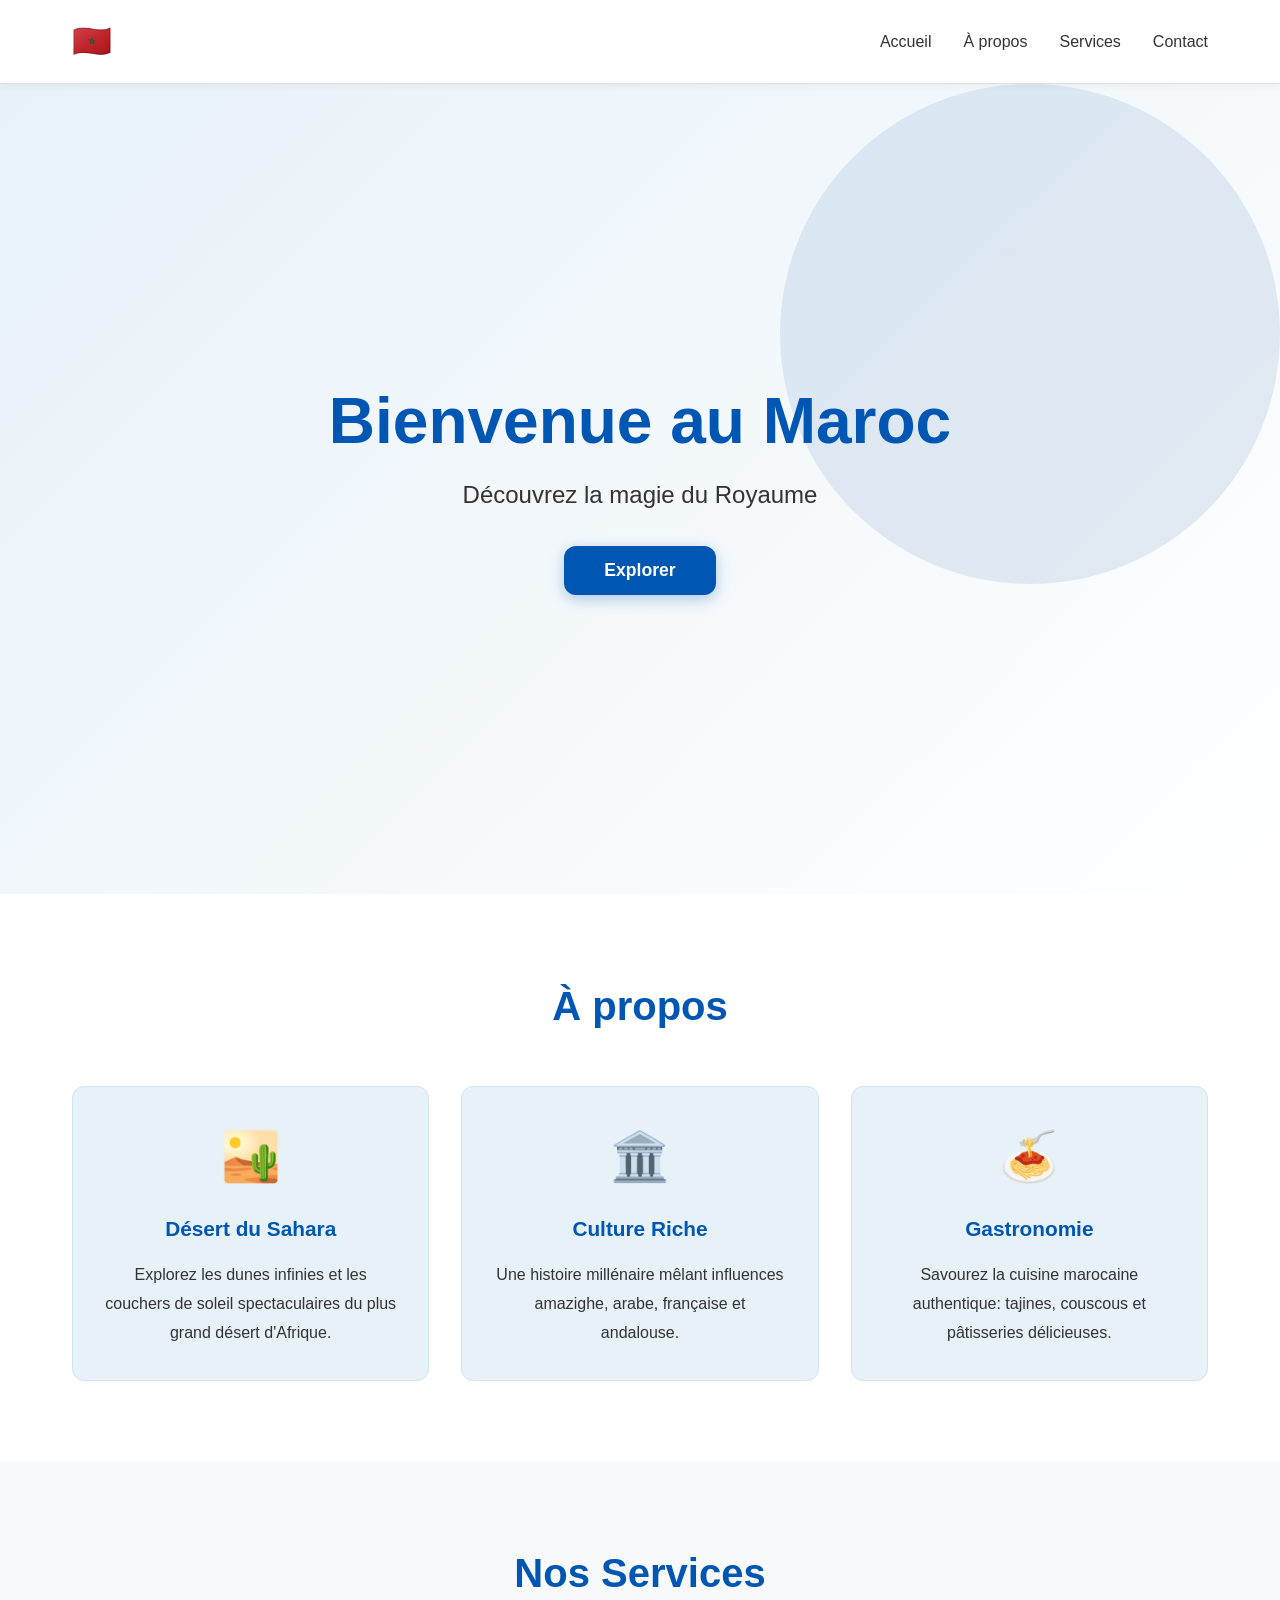
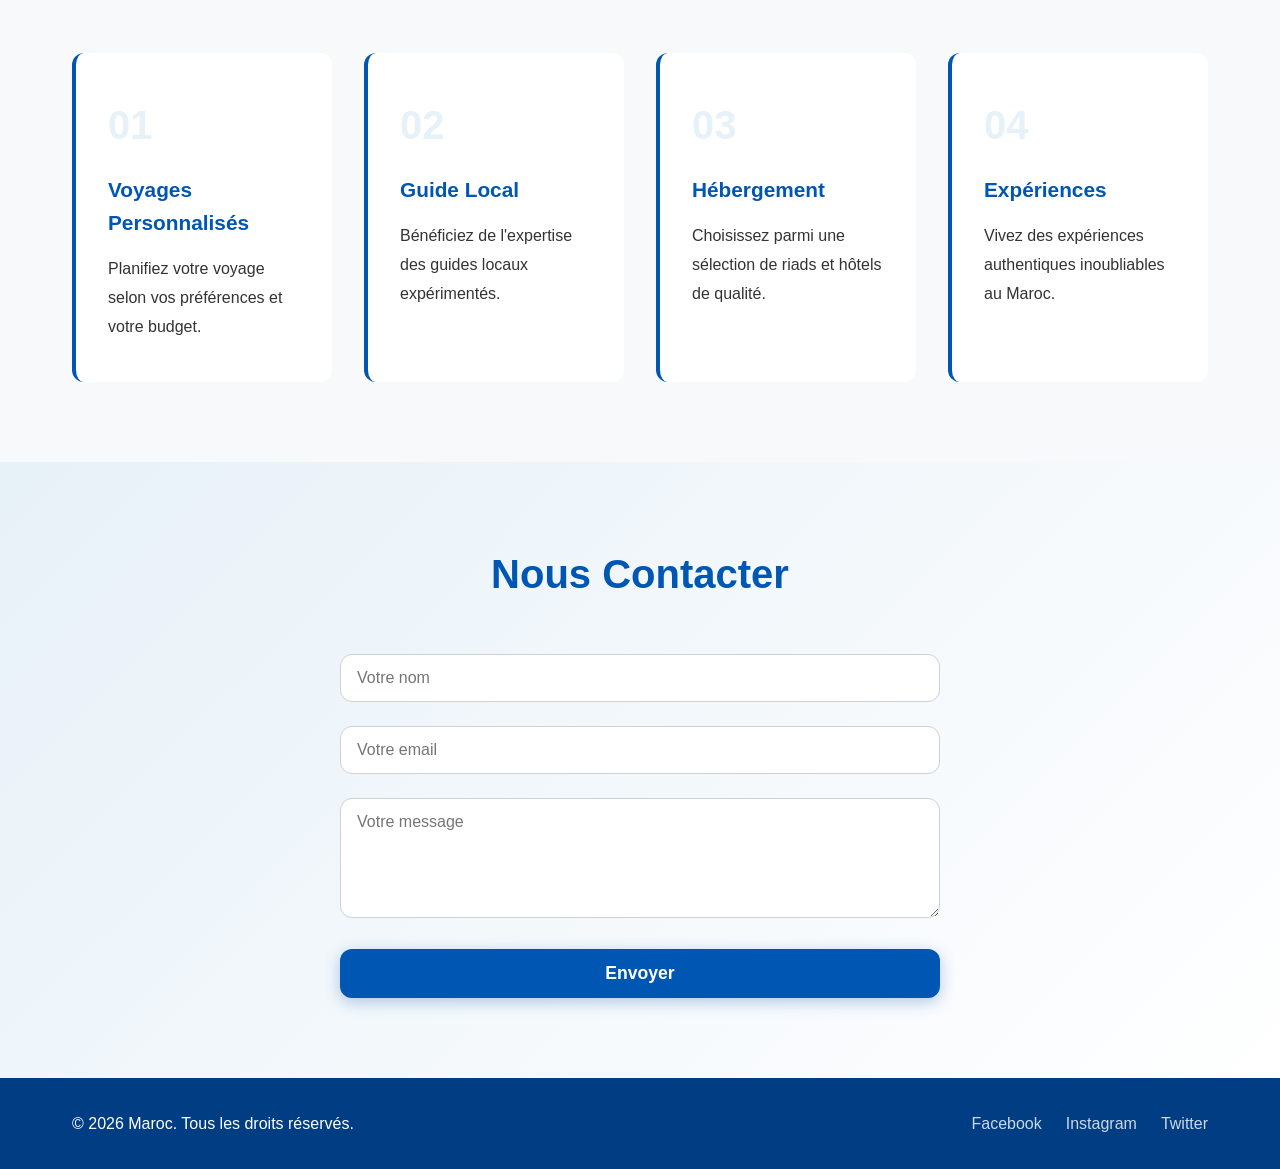
<file: index.html>
<!DOCTYPE html>
<html lang="fr">
<head>
    <meta charset="UTF-8">
    <meta name="viewport" content="width=device-width, initial-scale=1.0">
    <title>Maroc - Bienvenue</title>
    <link rel="stylesheet" href="style.css">
</head>
<body>
    <!-- Navigation -->
    <nav class="navbar">
        <div class="nav-container">
            <div class="logo">🇲🇦</div>
            <ul class="nav-menu">
                <li><a href="#accueil" class="nav-link">Accueil</a></li>
                <li><a href="#À propos" class="nav-link">À propos</a></li>
                <li><a href="#services" class="nav-link">Services</a></li>
                <li><a href="#contact" class="nav-link">Contact</a></li>
            </ul>
            <div class="hamburger">
                <span></span>
                <span></span>
                <span></span>
            </div>
        </div>
    </nav>

    <!-- Section Accueil -->
    <section id="accueil" class="hero">
        <div class="hero-content">
            <h1 class="hero-title">Bienvenue au Maroc</h1>
            <p class="hero-subtitle">Découvrez la magie du Royaume</p>
            <button class="cta-button">Explorer</button>
        </div>
        <div class="hero-background"></div>
    </section>

    <!-- Section À propos -->
    <section id="À propos" class="about">
        <div class="container">
            <h2>À propos</h2>
            <div class="about-grid">
                <div class="about-card">
                    <div class="card-icon">🏜️</div>
                    <h3>Désert du Sahara</h3>
                    <p>Explorez les dunes infinies et les couchers de soleil spectaculaires du plus grand désert d'Afrique.</p>
                </div>
                <div class="about-card">
                    <div class="card-icon">🏛️</div>
                    <h3>Culture Riche</h3>
                    <p>Une histoire millénaire mêlant influences amazighe, arabe, française et andalouse.</p>
                </div>
                <div class="about-card">
                    <div class="card-icon">🍝</div>
                    <h3>Gastronomie</h3>
                    <p>Savourez la cuisine marocaine authentique: tajines, couscous et pâtisseries délicieuses.</p>
                </div>
            </div>
        </div>
    </section>

    <!-- Section Services -->
    <section id="services" class="services">
        <div class="container">
            <h2>Nos Services</h2>
            <div class="services-grid">
                <div class="service-item">
                    <div class="service-number">01</div>
                    <h3>Voyages Personnalisés</h3>
                    <p>Planifiez votre voyage selon vos préférences et votre budget.</p>
                </div>
                <div class="service-item">
                    <div class="service-number">02</div>
                    <h3>Guide Local</h3>
                    <p>Bénéficiez de l'expertise des guides locaux expérimentés.</p>
                </div>
                <div class="service-item">
                    <div class="service-number">03</div>
                    <h3>Hébergement</h3>
                    <p>Choisissez parmi une sélection de riads et hôtels de qualité.</p>
                </div>
                <div class="service-item">
                    <div class="service-number">04</div>
                    <h3>Expériences</h3>
                    <p>Vivez des expériences authentiques inoubliables au Maroc.</p>
                </div>
            </div>
        </div>
    </section>

    <!-- Section Contact -->
    <section id="contact" class="contact">
        <div class="container">
            <h2>Nous Contacter</h2>
            <form class="contact-form" id="contactForm">
                <div class="form-group">
                    <input type="text" placeholder="Votre nom" required>
                </div>
                <div class="form-group">
                    <input type="email" placeholder="Votre email" required>
                </div>
                <div class="form-group">
                    <textarea placeholder="Votre message" rows="5" required></textarea>
                </div>
                <button type="submit" class="submit-button">Envoyer</button>
            </form>
            <p class="form-message" id="formMessage"></p>
        </div>
    </section>

    <!-- Footer -->
    <footer class="footer">
        <div class="container">
            <p>&copy; 2026 Maroc. Tous les droits réservés.</p>
            <div class="social-links">
                <a href="#" class="social-link">Facebook</a>
                <a href="#" class="social-link">Instagram</a>
                <a href="#" class="social-link">Twitter</a>
            </div>
        </div>
    </footer>

    <script src="script.js"></script>
</body>
</html>
</file>
<file: style.css>
:root {
    --primary-blue: #0056b3;
    --light-blue: #e7f1f8;
    --dark-blue: #003d82;
    --white: #ffffff;
    --gray: #f8f9fa;
    --dark-gray: #333333;
    --border-radius: 12px;
    --transition: all 0.3s ease;
}

* {
    margin: 0;
    padding: 0;
    box-sizing: border-box;
}

body {
    font-family: 'Segoe UI', Tahoma, Geneva, Verdana, sans-serif;
    color: var(--dark-gray);
    background-color: var(--white);
    line-height: 1.6;
}

html {
    scroll-behavior: smooth;
}

/* Navigation */
.navbar {
    position: sticky;
    top: 0;
    background: var(--white);
    border-bottom: 1px solid #e0e0e0;
    padding: 1rem 0;
    z-index: 1000;
    box-shadow: 0 2px 8px rgba(0, 0, 0, 0.05);
}

.nav-container {
    max-width: 1200px;
    margin: 0 auto;
    display: flex;
    justify-content: space-between;
    align-items: center;
    padding: 0 2rem;
}

.logo {
    font-size: 2rem;
    font-weight: bold;
    color: var(--primary-blue);
}

.nav-menu {
    display: flex;
    list-style: none;
    gap: 2rem;
}

.nav-link {
    text-decoration: none;
    color: var(--dark-gray);
    font-weight: 500;
    transition: var(--transition);
    position: relative;
}

.nav-link:hover {
    color: var(--primary-blue);
}

.nav-link::after {
    content: '';
    position: absolute;
    bottom: -5px;
    left: 0;
    width: 0;
    height: 2px;
    background: var(--primary-blue);
    transition: var(--transition);
}

.nav-link:hover::after {
    width: 100%;
}

.hamburger {
    display: none;
    flex-direction: column;
    gap: 6px;
    cursor: pointer;
}

.hamburger span {
    width: 25px;
    height: 3px;
    background: var(--primary-blue);
    border-radius: 2px;
    transition: var(--transition);
}

/* Hero Section */
.hero {
    min-height: 90vh;
    display: flex;
    align-items: center;
    justify-content: center;
    background: linear-gradient(135deg, var(--light-blue) 0%, var(--white) 100%);
    position: relative;
    overflow: hidden;
}

.hero-background {
    position: absolute;
    top: 0;
    right: 0;
    width: 500px;
    height: 500px;
    background: linear-gradient(135deg, var(--primary-blue), var(--dark-blue));
    border-radius: 50%;
    opacity: 0.1;
    animation: float 6s ease-in-out infinite;
}

@keyframes float {
    0%, 100% { transform: translateY(0px); }
    50% { transform: translateY(30px); }
}

.hero-content {
    text-align: center;
    z-index: 2;
    animation: fadeInUp 0.8s ease-out;
}

@keyframes fadeInUp {
    from {
        opacity: 0;
        transform: translateY(30px);
    }
    to {
        opacity: 1;
        transform: translateY(0);
    }
}

.hero-title {
    font-size: 4rem;
    font-weight: 700;
    color: var(--primary-blue);
    margin-bottom: 1rem;
    line-height: 1.2;
}

.hero-subtitle {
    font-size: 1.5rem;
    color: var(--dark-gray);
    margin-bottom: 2rem;
    font-weight: 300;
}

.cta-button {
    background: var(--primary-blue);
    color: var(--white);
    border: none;
    padding: 14px 40px;
    font-size: 1.1rem;
    border-radius: var(--border-radius);
    cursor: pointer;
    transition: var(--transition);
    font-weight: 600;
    box-shadow: 0 4px 15px rgba(0, 86, 179, 0.3);
}

.cta-button:hover {
    background: var(--dark-blue);
    transform: translateY(-3px);
    box-shadow: 0 6px 20px rgba(0, 86, 179, 0.4);
}

/* Container */
.container {
    max-width: 1200px;
    margin: 0 auto;
    padding: 0 2rem;
}

/* About Section */
.about {
    padding: 80px 0;
    background: var(--white);
}

.about h2,
.services h2,
.contact h2 {
    font-size: 2.5rem;
    color: var(--primary-blue);
    margin-bottom: 3rem;
    text-align: center;
    font-weight: 700;
}

.about-grid {
    display: grid;
    grid-template-columns: repeat(auto-fit, minmax(280px, 1fr));
    gap: 2rem;
}

.about-card {
    background: var(--light-blue);
    padding: 2rem;
    border-radius: var(--border-radius);
    text-align: center;
    transition: var(--transition);
    border: 1px solid #d0e4f7;
}

.about-card:hover {
    transform: translateY(-10px);
    box-shadow: 0 10px 30px rgba(0, 86, 179, 0.15);
    background: linear-gradient(135deg, var(--light-blue), var(--white));
}

.card-icon {
    font-size: 3rem;
    margin-bottom: 1rem;
}

.about-card h3 {
    color: var(--primary-blue);
    margin-bottom: 1rem;
    font-size: 1.3rem;
}

.about-card p {
    color: var(--dark-gray);
    line-height: 1.8;
}

/* Services Section */
.services {
    padding: 80px 0;
    background: var(--gray);
}

.services-grid {
    display: grid;
    grid-template-columns: repeat(auto-fit, minmax(250px, 1fr));
    gap: 2rem;
}

.service-item {
    background: var(--white);
    padding: 2.5rem 2rem;
    border-radius: var(--border-radius);
    border-left: 4px solid var(--primary-blue);
    transition: var(--transition);
}

.service-item:hover {
    box-shadow: 0 8px 25px rgba(0, 0, 0, 0.1);
    transform: translateX(5px);
}

.service-number {
    font-size: 2.5rem;
    font-weight: 700;
    color: var(--light-blue);
    margin-bottom: 1rem;
}

.service-item h3 {
    color: var(--primary-blue);
    margin-bottom: 1rem;
    font-size: 1.3rem;
}

.service-item p {
    color: var(--dark-gray);
    line-height: 1.8;
}

/* Contact Section */
.contact {
    padding: 80px 0;
    background: linear-gradient(135deg, var(--light-blue) 0%, var(--white) 100%);
}

.contact-form {
    max-width: 600px;
    margin: 3rem auto 0;
}

.form-group {
    margin-bottom: 1.5rem;
}

.contact-form input,
.contact-form textarea {
    width: 100%;
    padding: 14px 16px;
    border: 1px solid #d0d0d0;
    border-radius: var(--border-radius);
    font-family: inherit;
    font-size: 1rem;
    transition: var(--transition);
}

.contact-form input:focus,
.contact-form textarea:focus {
    outline: none;
    border-color: var(--primary-blue);
    box-shadow: 0 0 0 3px rgba(0, 86, 179, 0.1);
}

.submit-button {
    width: 100%;
    background: var(--primary-blue);
    color: var(--white);
    border: none;
    padding: 14px;
    border-radius: var(--border-radius);
    font-size: 1.1rem;
    font-weight: 600;
    cursor: pointer;
    transition: var(--transition);
    box-shadow: 0 4px 15px rgba(0, 86, 179, 0.3);
}

.submit-button:hover {
    background: var(--dark-blue);
    transform: translateY(-2px);
    box-shadow: 0 6px 20px rgba(0, 86, 179, 0.4);
}

.form-message {
    text-align: center;
    margin-top: 1rem;
    color: var(--primary-blue);
    font-weight: 600;
    display: none;
}

/* Footer */
.footer {
    background: var(--dark-blue);
    color: var(--white);
    padding: 2rem 0;
    text-align: center;
    border-top: 1px solid rgba(0, 61, 130, 0.5);
}

.footer .container {
    display: flex;
    justify-content: space-between;
    align-items: center;
    flex-wrap: wrap;
    gap: 2rem;
}

.footer p {
    margin: 0;
}

.social-links {
    display: flex;
    gap: 1.5rem;
}

.social-link {
    color: var(--white);
    text-decoration: none;
    transition: var(--transition);
    opacity: 0.8;
}

.social-link:hover {
    opacity: 1;
}

/* Responsive Design */
@media (max-width: 768px) {
    .hamburger {
        display: flex;
    }

    .nav-menu {
        display: none;
    }

    .hero-title {
        font-size: 2.5rem;
    }

    .hero-subtitle {
        font-size: 1.2rem;
    }

    .about h2,
    .services h2,
    .contact h2 {
        font-size: 2rem;
    }

    .hero-background {
        width: 300px;
        height: 300px;
    }

    .about-grid,
    .services-grid {
        grid-template-columns: 1fr;
    }

    .footer .container {
        flex-direction: column;
        gap: 1rem;
    }

    .social-links {
        flex-direction: column;
        gap: 0.5rem;
    }

    .nav-container {
        padding: 0 1rem;
    }

    .container {
        padding: 0 1rem;
    }
}

@media (max-width: 480px) {
    .hero-title {
        font-size: 2rem;
    }

    .hero-subtitle {
        font-size: 1rem;
    }

    .about h2,
    .services h2,
    .contact h2 {
        font-size: 1.5rem;
    }

    .nav-menu {
        gap: 1rem;
    }
}
</file>
